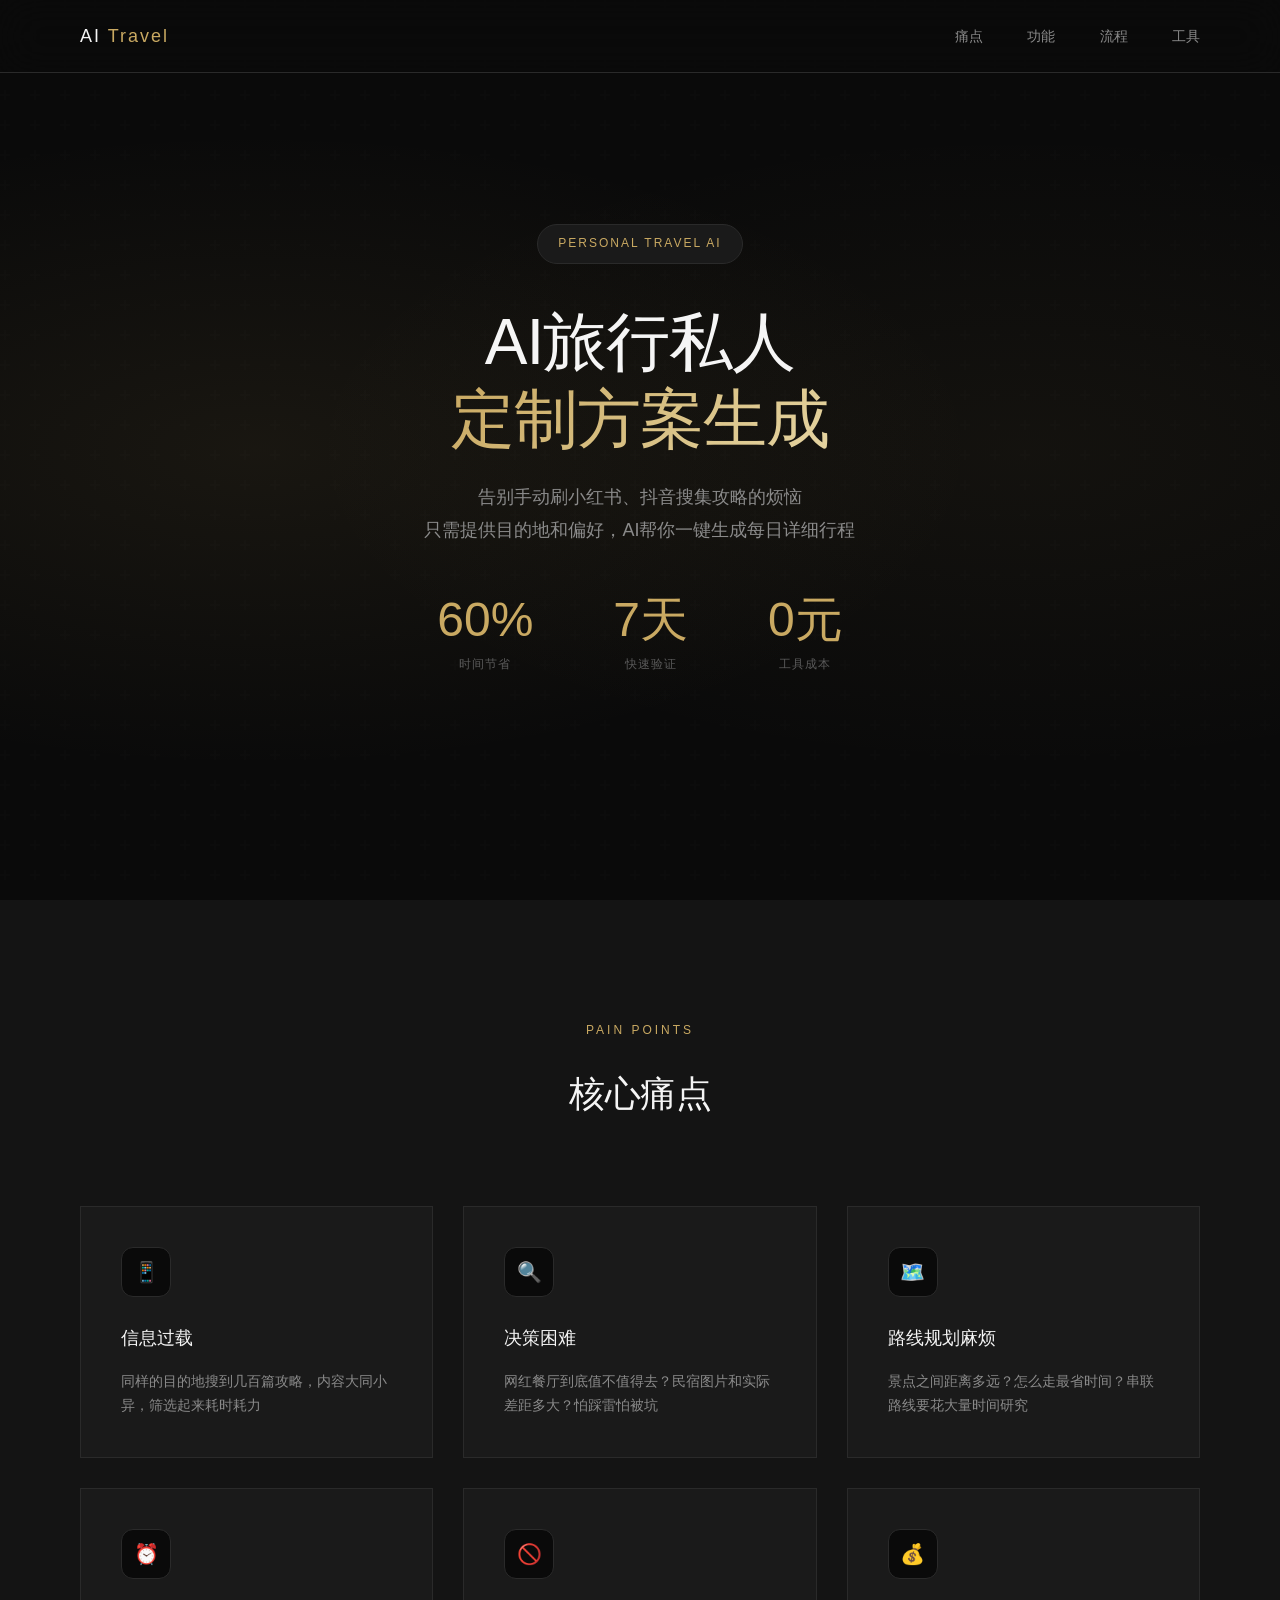
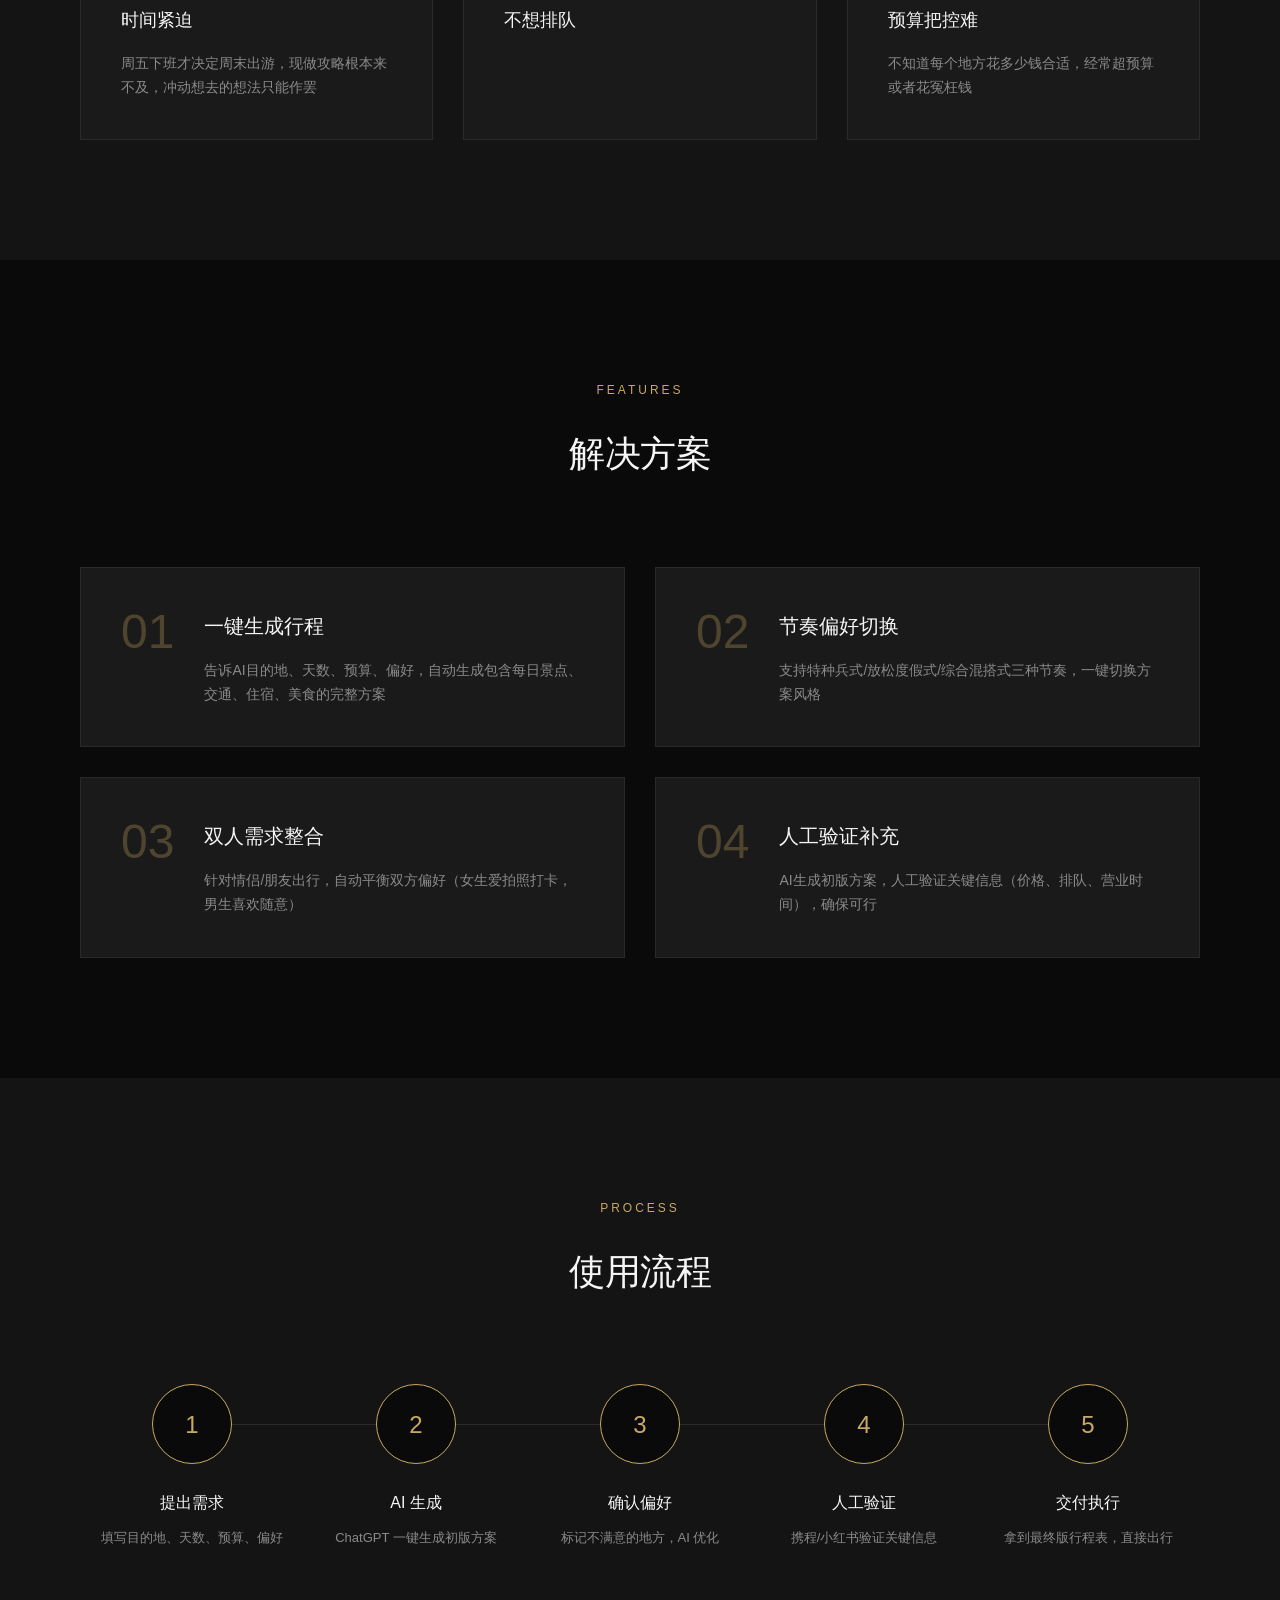
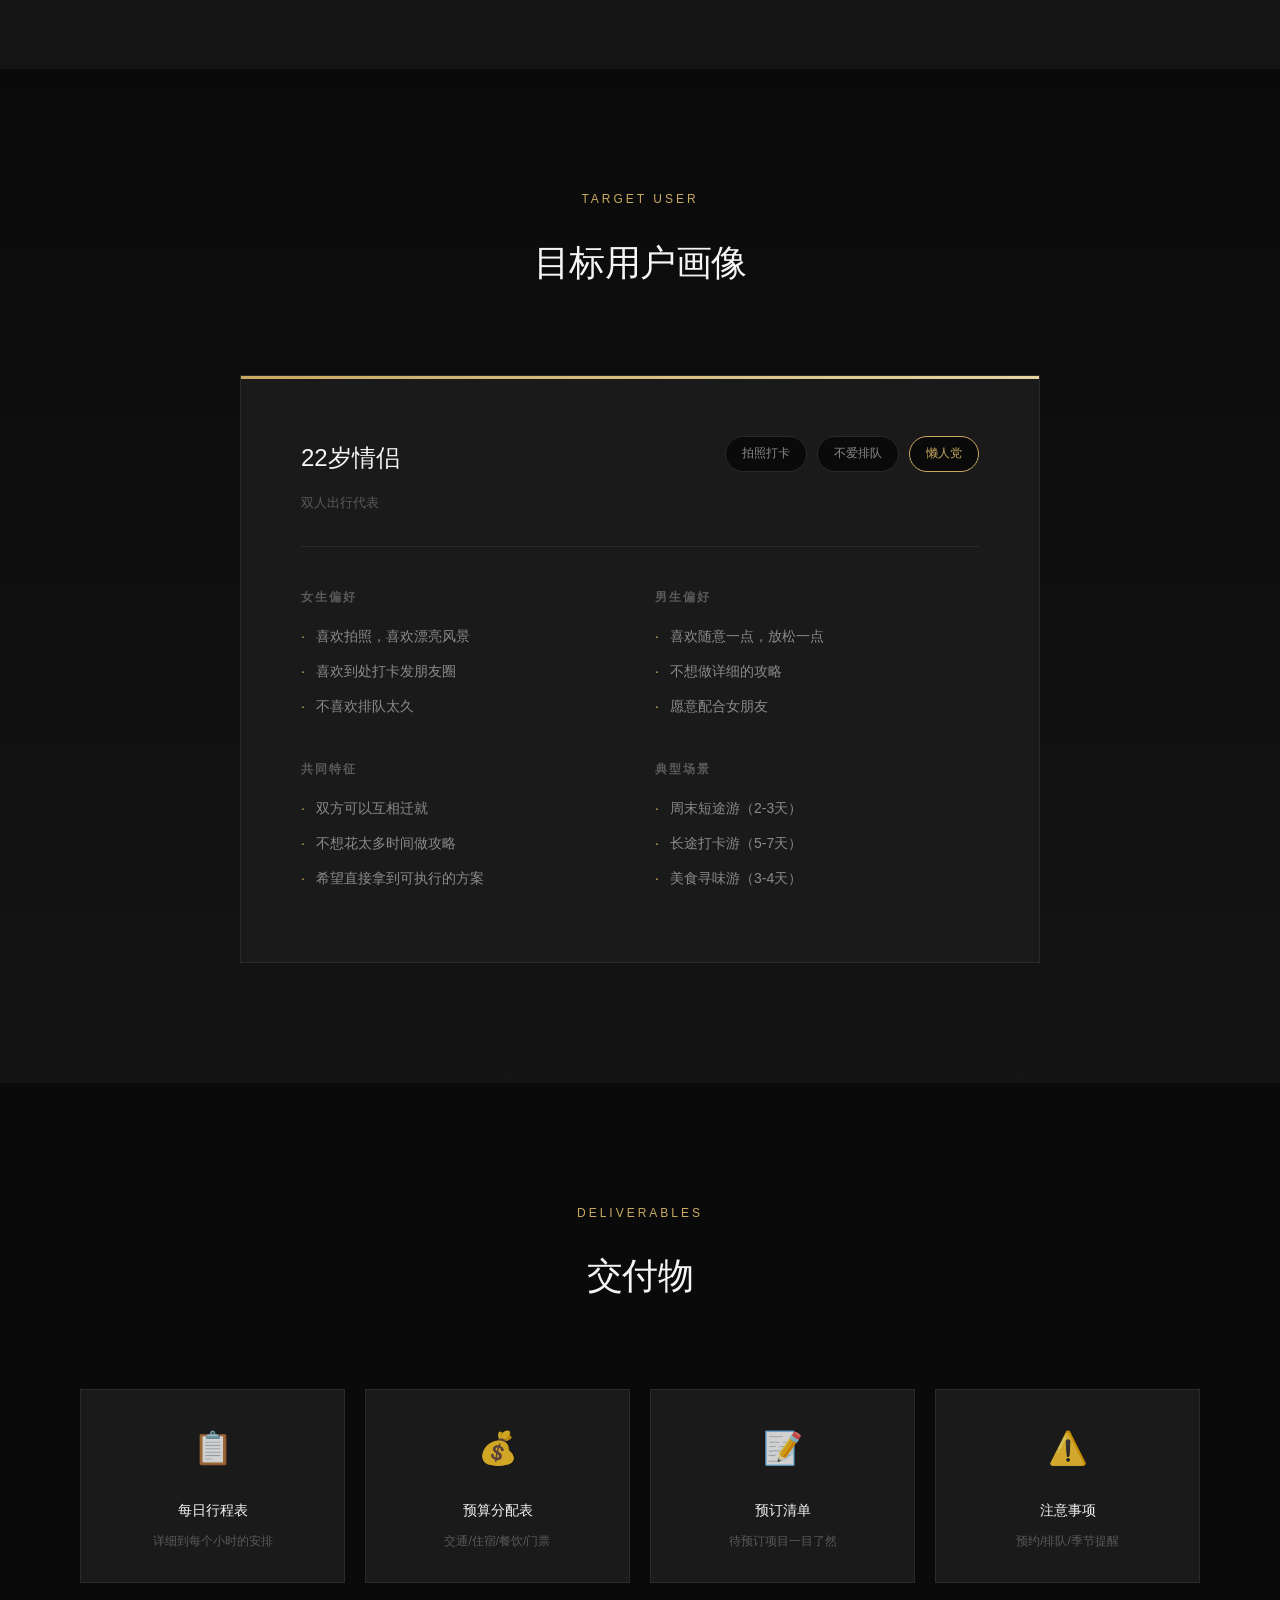
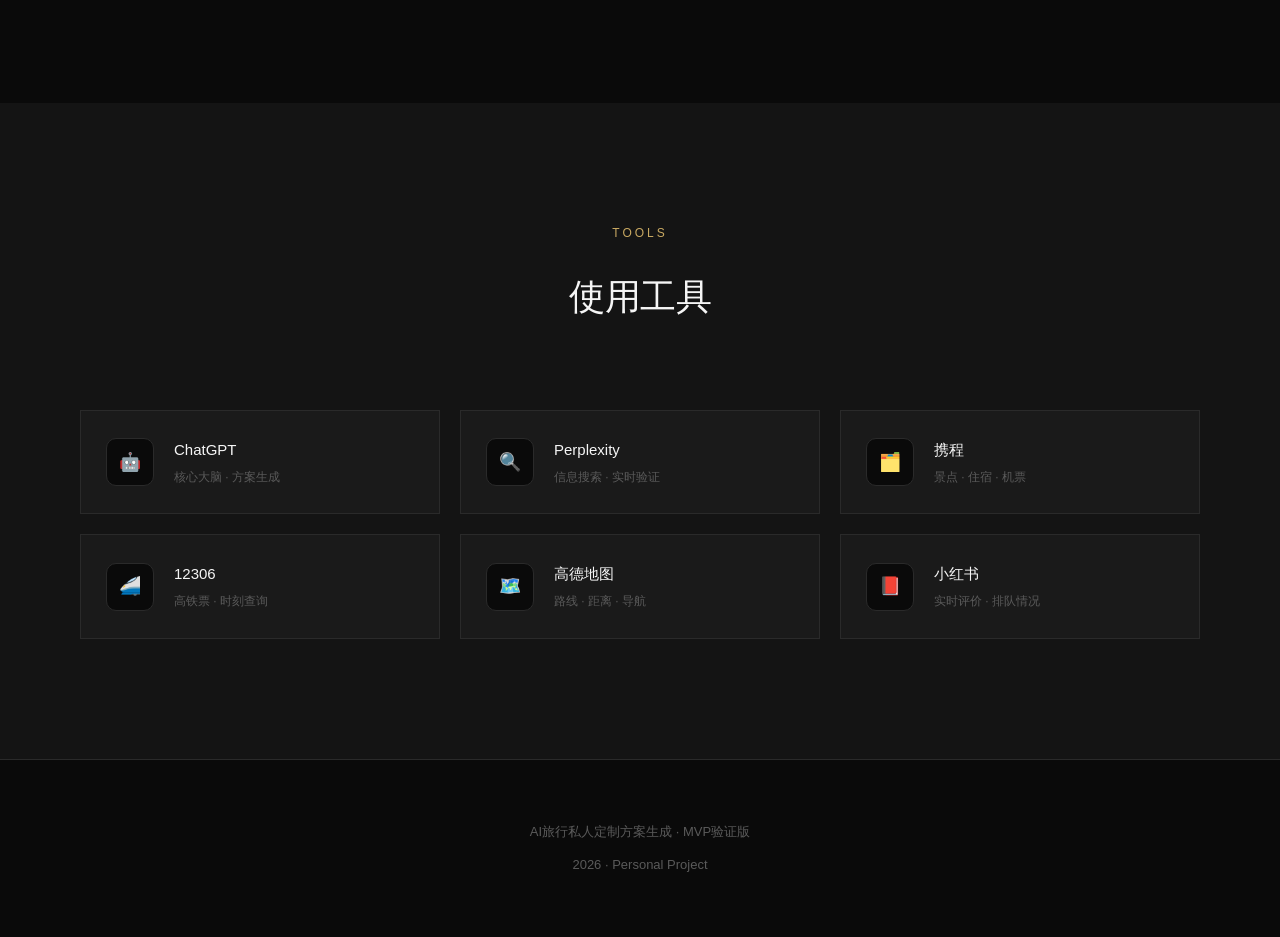
<file: landing.html>
<!DOCTYPE html>
<html lang="zh-CN">
<head>
    <meta charset="UTF-8">
    <meta name="viewport" content="width=device-width, initial-scale=1.0">
    <title>AI旅行私人定制方案生成</title>
    <style>
        :root {
            --bg-primary: #0a0a0a;
            --bg-secondary: #141414;
            --bg-card: #1a1a1a;
            --text-primary: #f5f5f5;
            --text-secondary: #8a8a8a;
            --text-muted: #5a5a5a;
            --accent: #c9a962;
            --accent-light: #e5d4a1;
            --border: #2a2a2a;
            --gradient: linear-gradient(135deg, #c9a962 0%, #e5d4a1 100%);
        }

        * {
            margin: 0;
            padding: 0;
            box-sizing: border-box;
        }

        body {
            font-family: 'PingFang SC', 'Helvetica Neue', 'Microsoft YaHei', sans-serif;
            background-color: var(--bg-primary);
            color: var(--text-primary);
            line-height: 1.8;
            overflow-x: hidden;
        }

        .container {
            max-width: 1200px;
            margin: 0 auto;
            padding: 0 40px;
        }

        /* Header */
        header {
            position: fixed;
            top: 0;
            left: 0;
            right: 0;
            z-index: 100;
            padding: 20px 0;
            background: rgba(10, 10, 10, 0.8);
            backdrop-filter: blur(20px);
            border-bottom: 1px solid var(--border);
        }

        header .container {
            display: flex;
            justify-content: space-between;
            align-items: center;
        }

        .logo {
            font-size: 18px;
            font-weight: 500;
            letter-spacing: 2px;
            color: var(--text-primary);
        }

        .logo span {
            color: var(--accent);
        }

        nav a {
            color: var(--text-secondary);
            text-decoration: none;
            margin-left: 40px;
            font-size: 14px;
            transition: color 0.3s;
        }

        nav a:hover {
            color: var(--accent);
        }

        /* Hero */
        .hero {
            min-height: 100vh;
            display: flex;
            align-items: center;
            justify-content: center;
            text-align: center;
            position: relative;
            background: 
                radial-gradient(ellipse at 20% 50%, rgba(201, 169, 98, 0.08) 0%, transparent 50%),
                radial-gradient(ellipse at 80% 50%, rgba(201, 169, 98, 0.05) 0%, transparent 50%),
                var(--bg-primary);
        }

        .hero::before {
            content: '';
            position: absolute;
            top: 0;
            left: 0;
            right: 0;
            bottom: 0;
            background: url("data:image/svg+xml,%3Csvg width='60' height='60' viewBox='0 0 60 60' xmlns='http://www.w3.org/2000/svg'%3E%3Cg fill='none' fill-rule='evenodd'%3E%3Cg fill='%23ffffff' fill-opacity='0.02'%3E%3Cpath d='M36 34v-4h-2v4h-4v2h4v4h2v-4h4v-2h-4zm0-30V0h-2v4h-4v2h4v4h2V6h4V4h-4zM6 34v-4H4v4H0v2h4v4h2v-4h4v-2H6zM6 4V0H4v4H0v2h4v4h2V6h4V4H6z'/%3E%3C/g%3E%3C/g%3E%3C/svg%3E");
            opacity: 0.5;
        }

        .hero-content {
            position: relative;
            z-index: 1;
            max-width: 800px;
        }

        .hero-badge {
            display: inline-block;
            padding: 8px 20px;
            background: var(--bg-card);
            border: 1px solid var(--border);
            border-radius: 30px;
            font-size: 12px;
            letter-spacing: 2px;
            color: var(--accent);
            margin-bottom: 40px;
            text-transform: uppercase;
        }

        .hero h1 {
            font-size: 64px;
            font-weight: 300;
            letter-spacing: -1px;
            margin-bottom: 24px;
            line-height: 1.2;
        }

        .hero h1 span {
            background: var(--gradient);
            -webkit-background-clip: text;
            -webkit-text-fill-color: transparent;
            background-clip: text;
        }

        .hero-desc {
            font-size: 18px;
            color: var(--text-secondary);
            margin-bottom: 50px;
            max-width: 600px;
            margin-left: auto;
            margin-right: auto;
        }

        .hero-stats {
            display: flex;
            justify-content: center;
            gap: 80px;
        }

        .stat-item {
            text-align: center;
        }

        .stat-num {
            font-size: 48px;
            font-weight: 300;
            color: var(--accent);
            line-height: 1;
        }

        .stat-label {
            font-size: 12px;
            color: var(--text-muted);
            margin-top: 10px;
            letter-spacing: 1px;
        }

        /* Section */
        section {
            padding: 120px 0;
        }

        .section-header {
            text-align: center;
            margin-bottom: 80px;
        }

        .section-label {
            font-size: 12px;
            letter-spacing: 3px;
            color: var(--accent);
            text-transform: uppercase;
            margin-bottom: 20px;
        }

        .section-title {
            font-size: 36px;
            font-weight: 300;
            letter-spacing: -0.5px;
        }

        /* Pain Points */
        .pain-points {
            background: var(--bg-secondary);
        }

        .pain-grid {
            display: grid;
            grid-template-columns: repeat(3, 1fr);
            gap: 30px;
        }

        .pain-card {
            background: var(--bg-card);
            border: 1px solid var(--border);
            padding: 40px;
            transition: all 0.4s ease;
        }

        .pain-card:hover {
            border-color: var(--accent);
            transform: translateY(-5px);
        }

        .pain-icon {
            width: 50px;
            height: 50px;
            background: var(--bg-primary);
            border: 1px solid var(--border);
            border-radius: 12px;
            display: flex;
            align-items: center;
            justify-content: center;
            margin-bottom: 25px;
            font-size: 20px;
        }

        .pain-card h3 {
            font-size: 18px;
            font-weight: 500;
            margin-bottom: 15px;
        }

        .pain-card p {
            font-size: 14px;
            color: var(--text-secondary);
            line-height: 1.7;
        }

        /* Features */
        .features-grid {
            display: grid;
            grid-template-columns: repeat(2, 1fr);
            gap: 30px;
        }

        .feature-card {
            background: var(--bg-card);
            border: 1px solid var(--border);
            padding: 40px;
            display: flex;
            gap: 30px;
        }

        .feature-num {
            font-size: 48px;
            font-weight: 300;
            color: var(--accent);
            opacity: 0.3;
            line-height: 1;
        }

        .feature-content h3 {
            font-size: 20px;
            font-weight: 500;
            margin-bottom: 15px;
        }

        .feature-content p {
            font-size: 14px;
            color: var(--text-secondary);
            line-height: 1.7;
        }

        /* Process */
        .process {
            background: var(--bg-secondary);
        }

        .process-steps {
            display: flex;
            justify-content: space-between;
            position: relative;
        }

        .process-steps::before {
            content: '';
            position: absolute;
            top: 40px;
            left: 10%;
            right: 10%;
            height: 1px;
            background: var(--border);
        }

        .step {
            text-align: center;
            position: relative;
            z-index: 1;
            flex: 1;
            padding: 0 20px;
        }

        .step-circle {
            width: 80px;
            height: 80px;
            background: var(--bg-primary);
            border: 1px solid var(--accent);
            border-radius: 50%;
            display: flex;
            align-items: center;
            justify-content: center;
            margin: 0 auto 25px;
            font-size: 24px;
            color: var(--accent);
        }

        .step h4 {
            font-size: 16px;
            font-weight: 500;
            margin-bottom: 10px;
        }

        .step p {
            font-size: 13px;
            color: var(--text-secondary);
            line-height: 1.6;
        }

        /* User Profile */
        .user-profile {
            background: linear-gradient(180deg, var(--bg-primary) 0%, var(--bg-secondary) 100%);
        }

        .profile-card {
            background: var(--bg-card);
            border: 1px solid var(--border);
            padding: 60px;
            max-width: 800px;
            margin: 0 auto;
            position: relative;
        }

        .profile-card::before {
            content: '';
            position: absolute;
            top: 0;
            left: 0;
            right: 0;
            height: 3px;
            background: var(--gradient);
        }

        .profile-header {
            display: flex;
            justify-content: space-between;
            align-items: flex-start;
            margin-bottom: 40px;
            padding-bottom: 30px;
            border-bottom: 1px solid var(--border);
        }

        .profile-title h3 {
            font-size: 24px;
            font-weight: 400;
            margin-bottom: 8px;
        }

        .profile-title span {
            font-size: 13px;
            color: var(--text-muted);
        }

        .profile-tags {
            display: flex;
            gap: 10px;
        }

        .profile-tag {
            padding: 6px 16px;
            background: var(--bg-primary);
            border: 1px solid var(--border);
            border-radius: 20px;
            font-size: 12px;
            color: var(--text-secondary);
        }

        .profile-tags .tag-highlight {
            border-color: var(--accent);
            color: var(--accent);
        }

        .profile-info {
            display: grid;
            grid-template-columns: repeat(2, 1fr);
            gap: 30px;
        }

        .info-block h5 {
            font-size: 12px;
            letter-spacing: 2px;
            color: var(--text-muted);
            text-transform: uppercase;
            margin-bottom: 15px;
        }

        .info-block ul {
            list-style: none;
        }

        .info-block li {
            font-size: 14px;
            color: var(--text-secondary);
            margin-bottom: 10px;
            padding-left: 15px;
            position: relative;
        }

        .info-block li::before {
            content: '·';
            position: absolute;
            left: 0;
            color: var(--accent);
        }

        /* Deliverables */
        .deliverables-grid {
            display: grid;
            grid-template-columns: repeat(4, 1fr);
            gap: 20px;
        }

        .deliverable {
            background: var(--bg-card);
            border: 1px solid var(--border);
            padding: 30px;
            text-align: center;
            transition: all 0.3s;
        }

        .deliverable:hover {
            border-color: var(--accent);
        }

        .deliverable-icon {
            font-size: 32px;
            margin-bottom: 20px;
            opacity: 0.8;
        }

        .deliverable h4 {
            font-size: 14px;
            font-weight: 500;
            margin-bottom: 8px;
        }

        .deliverable p {
            font-size: 12px;
            color: var(--text-muted);
        }

        /* Tools */
        .tools {
            background: var(--bg-secondary);
        }

        .tools-grid {
            display: grid;
            grid-template-columns: repeat(3, 1fr);
            gap: 20px;
        }

        .tool-item {
            background: var(--bg-card);
            border: 1px solid var(--border);
            padding: 25px;
            display: flex;
            align-items: center;
            gap: 20px;
        }

        .tool-icon {
            width: 48px;
            height: 48px;
            background: var(--bg-primary);
            border: 1px solid var(--border);
            border-radius: 10px;
            display: flex;
            align-items: center;
            justify-content: center;
            font-size: 18px;
        }

        .tool-info h4 {
            font-size: 15px;
            font-weight: 500;
            margin-bottom: 4px;
        }

        .tool-info p {
            font-size: 12px;
            color: var(--text-muted);
        }

        /* Footer */
        footer {
            padding: 60px 0;
            border-top: 1px solid var(--border);
            text-align: center;
        }

        footer p {
            font-size: 13px;
            color: var(--text-muted);
        }

        /* Responsive */
        @media (max-width: 768px) {
            .container {
                padding: 0 24px;
            }

            .hero h1 {
                font-size: 36px;
            }

            .hero-stats {
                flex-direction: column;
                gap: 40px;
            }

            .pain-grid,
            .features-grid,
            .deliverables-grid,
            .tools-grid {
                grid-template-columns: 1fr;
            }

            .process-steps {
                flex-direction: column;
                gap: 40px;
            }

            .process-steps::before {
                display: none;
            }

            .profile-info {
                grid-template-columns: 1fr;
            }

            nav {
                display: none;
            }

            .profile-card {
                padding: 30px;
            }
        }

        /* Animation */
        @keyframes fadeInUp {
            from {
                opacity: 0;
                transform: translateY(30px);
            }
            to {
                opacity: 1;
                transform: translateY(0);
            }
        }

        .hero-content > * {
            animation: fadeInUp 0.8s ease forwards;
        }

        .hero-content > *:nth-child(2) {
            animation-delay: 0.2s;
        }

        .hero-content > *:nth-child(3) {
            animation-delay: 0.4s;
        }

        .hero-content > *:nth-child(4) {
            animation-delay: 0.6s;
        }
    </style>
</head>
<body>
    <header>
        <div class="container">
            <div class="logo">AI <span>Travel</span></div>
            <nav>
                <a href="#pain">痛点</a>
                <a href="#features">功能</a>
                <a href="#process">流程</a>
                <a href="#tools">工具</a>
            </nav>
        </div>
    </header>

    <section class="hero">
        <div class="hero-content">
            <div class="hero-badge">Personal Travel AI</div>
            <h1>AI旅行私人<br><span>定制方案生成</span></h1>
            <p class="hero-desc">
                告别手动刷小红书、抖音搜集攻略的烦恼<br>
                只需提供目的地和偏好，AI帮你一键生成每日详细行程
            </p>
            <div class="hero-stats">
                <div class="stat-item">
                    <div class="stat-num">60%</div>
                    <div class="stat-label">时间节省</div>
                </div>
                <div class="stat-item">
                    <div class="stat-num">7天</div>
                    <div class="stat-label">快速验证</div>
                </div>
                <div class="stat-item">
                    <div class="stat-num">0元</div>
                    <div class="stat-label">工具成本</div>
                </div>
            </div>
        </div>
    </section>

    <section class="pain-points" id="pain">
        <div class="container">
            <div class="section-header">
                <div class="section-label">Pain Points</div>
                <h2 class="section-title">核心痛点</h2>
            </div>
            <div class="pain-grid">
                <div class="pain-card">
                    <div class="pain-icon">📱</div>
                    <h3>信息过载</h3>
                    <p>同样的目的地搜到几百篇攻略，内容大同小异，筛选起来耗时耗力</p>
                </div>
                <div class="pain-card">
                    <div class="pain-icon">🔍</div>
                    <h3>决策困难</h3>
                    <p>网红餐厅到底值不值得去？民宿图片和实际差距多大？怕踩雷怕被坑</p>
                </div>
                <div class="pain-card">
                    <div class="pain-icon">🗺️</div>
                    <h3>路线规划麻烦</h3>
                    <p>景点之间距离多远？怎么走最省时间？串联路线要花大量时间研究</p>
                </div>
                <div class="pain-card">
                    <div class="pain-icon">⏰</div>
                    <h3>时间紧迫</h3>
                    <p>周五下班才决定周末出游，现做攻略根本来不及，冲动想去的想法只能作罢</p>
                </div>
                <div class="pain-card">
                    <div class="pain-icon">🚫</div>
                    <h3>不想排队</h3>
                </div>
                <div class="pain-card">
                    <div class="pain-icon">💰</div>
                    <h3>预算把控难</h3>
                    <p>不知道每个地方花多少钱合适，经常超预算或者花冤枉钱</p>
                </div>
            </div>
        </div>
    </section>

    <section id="features">
        <div class="container">
            <div class="section-header">
                <div class="section-label">Features</div>
                <h2 class="section-title">解决方案</h2>
            </div>
            <div class="features-grid">
                <div class="feature-card">
                    <div class="feature-num">01</div>
                    <div class="feature-content">
                        <h3>一键生成行程</h3>
                        <p>告诉AI目的地、天数、预算、偏好，自动生成包含每日景点、交通、住宿、美食的完整方案</p>
                    </div>
                </div>
                <div class="feature-card">
                    <div class="feature-num">02</div>
                    <div class="feature-content">
                        <h3>节奏偏好切换</h3>
                        <p>支持特种兵式/放松度假式/综合混搭式三种节奏，一键切换方案风格</p>
                    </div>
                </div>
                <div class="feature-card">
                    <div class="feature-num">03</div>
                    <div class="feature-content">
                        <h3>双人需求整合</h3>
                        <p>针对情侣/朋友出行，自动平衡双方偏好（女生爱拍照打卡，男生喜欢随意）</p>
                    </div>
                </div>
                <div class="feature-card">
                    <div class="feature-num">04</div>
                    <div class="feature-content">
                        <h3>人工验证补充</h3>
                        <p>AI生成初版方案，人工验证关键信息（价格、排队、营业时间），确保可行</p>
                    </div>
                </div>
            </div>
        </div>
    </section>

    <section class="process" id="process">
        <div class="container">
            <div class="section-header">
                <div class="section-label">Process</div>
                <h2 class="section-title">使用流程</h2>
            </div>
            <div class="process-steps">
                <div class="step">
                    <div class="step-circle">1</div>
                    <h4>提出需求</h4>
                    <p>填写目的地、天数、预算、偏好</p>
                </div>
                <div class="step">
                    <div class="step-circle">2</div>
                    <h4>AI 生成</h4>
                    <p>ChatGPT 一键生成初版方案</p>
                </div>
                <div class="step">
                    <div class="step-circle">3</div>
                    <h4>确认偏好</h4>
                    <p>标记不满意的地方，AI 优化</p>
                </div>
                <div class="step">
                    <div class="step-circle">4</div>
                    <h4>人工验证</h4>
                    <p>携程/小红书验证关键信息</p>
                </div>
                <div class="step">
                    <div class="step-circle">5</div>
                    <h4>交付执行</h4>
                    <p>拿到最终版行程表，直接出行</p>
                </div>
            </div>
        </div>
    </section>

    <section class="user-profile">
        <div class="container">
            <div class="section-header">
                <div class="section-label">Target User</div>
                <h2 class="section-title">目标用户画像</h2>
            </div>
            <div class="profile-card">
                <div class="profile-header">
                    <div class="profile-title">
                        <h3>22岁情侣</h3>
                        <span>双人出行代表</span>
                    </div>
                    <div class="profile-tags">
                        <span class="profile-tag">拍照打卡</span>
                        <span class="profile-tag">不爱排队</span>
                        <span class="profile-tag tag-highlight">懒人党</span>
                    </div>
                </div>
                <div class="profile-info">
                    <div class="info-block">
                        <h5>女生偏好</h5>
                        <ul>
                            <li>喜欢拍照，喜欢漂亮风景</li>
                            <li>喜欢到处打卡发朋友圈</li>
                            <li>不喜欢排队太久</li>
                        </ul>
                    </div>
                    <div class="info-block">
                        <h5>男生偏好</h5>
                        <ul>
                            <li>喜欢随意一点，放松一点</li>
                            <li>不想做详细的攻略</li>
                            <li>愿意配合女朋友</li>
                        </ul>
                    </div>
                    <div class="info-block">
                        <h5>共同特征</h5>
                        <ul>
                            <li>双方可以互相迁就</li>
                            <li>不想花太多时间做攻略</li>
                            <li>希望直接拿到可执行的方案</li>
                        </ul>
                    </div>
                    <div class="info-block">
                        <h5>典型场景</h5>
                        <ul>
                            <li>周末短途游（2-3天）</li>
                            <li>长途打卡游（5-7天）</li>
                            <li>美食寻味游（3-4天）</li>
                        </ul>
                    </div>
                </div>
            </div>
        </div>
    </section>

    <section>
        <div class="container">
            <div class="section-header">
                <div class="section-label">Deliverables</div>
                <h2 class="section-title">交付物</h2>
            </div>
            <div class="deliverables-grid">
                <div class="deliverable">
                    <div class="deliverable-icon">📋</div>
                    <h4>每日行程表</h4>
                    <p>详细到每个小时的安排</p>
                </div>
                <div class="deliverable">
                    <div class="deliverable-icon">💰</div>
                    <h4>预算分配表</h4>
                    <p>交通/住宿/餐饮/门票</p>
                </div>
                <div class="deliverable">
                    <div class="deliverable-icon">📝</div>
                    <h4>预订清单</h4>
                    <p>待预订项目一目了然</p>
                </div>
                <div class="deliverable">
                    <div class="deliverable-icon">⚠️</div>
                    <h4>注意事项</h4>
                    <p>预约/排队/季节提醒</p>
                </div>
            </div>
        </div>
    </section>

    <section class="tools" id="tools">
        <div class="container">
            <div class="section-header">
                <div class="section-label">Tools</div>
                <h2 class="section-title">使用工具</h2>
            </div>
            <div class="tools-grid">
                <div class="tool-item">
                    <div class="tool-icon">🤖</div>
                    <div class="tool-info">
                        <h4>ChatGPT</h4>
                        <p>核心大脑 · 方案生成</p>
                    </div>
                </div>
                <div class="tool-item">
                    <div class="tool-icon">🔍</div>
                    <div class="tool-info">
                        <h4>Perplexity</h4>
                        <p>信息搜索 · 实时验证</p>
                    </div>
                </div>
                <div class="tool-item">
                    <div class="tool-icon">🗂️</div>
                    <div class="tool-info">
                        <h4>携程</h4>
                        <p>景点 · 住宿 · 机票</p>
                    </div>
                </div>
                <div class="tool-item">
                    <div class="tool-icon">🚄</div>
                    <div class="tool-info">
                        <h4>12306</h4>
                        <p>高铁票 · 时刻查询</p>
                    </div>
                </div>
                <div class="tool-item">
                    <div class="tool-icon">🗺️</div>
                    <div class="tool-info">
                        <h4>高德地图</h4>
                        <p>路线 · 距离 · 导航</p>
                    </div>
                </div>
                <div class="tool-item">
                    <div class="tool-icon">📕</div>
                    <div class="tool-info">
                        <h4>小红书</h4>
                        <p>实时评价 · 排队情况</p>
                    </div>
                </div>
            </div>
        </div>
    </section>

    <footer>
        <div class="container">
            <p>AI旅行私人定制方案生成 · MVP验证版</p>
            <p style="margin-top: 10px; color: var(--text-muted);">2026 · Personal Project</p>
        </div>
    </footer>
</body>
</html>
</file>
